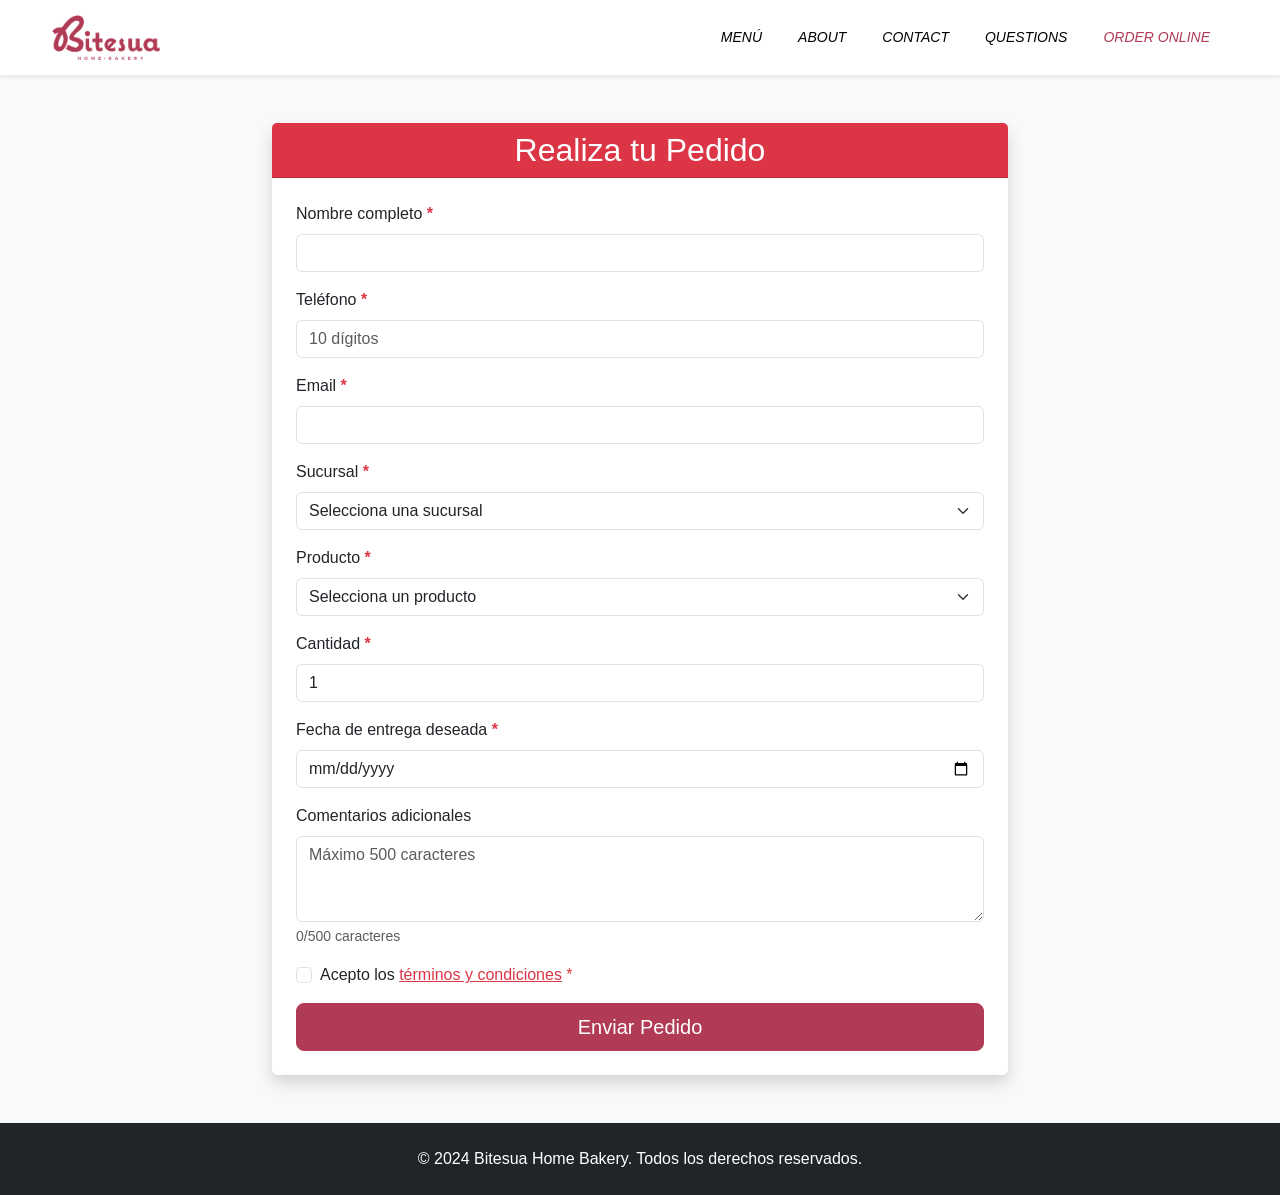
<file: ordenar.html>
<!DOCTYPE html>
<html lang="es">
<head>
    <meta charset="UTF-8">
    <meta name="viewport" content="width=device-width, initial-scale=1.0">
    <meta name="description" content="Realiza tu pedido en línea en Bitesua Home Bakery. Pastelería artesanal en Guadalupe y Monterrey, Nuevo León.">
    <meta name="keywords" content="pedidos online, pastelería, bakery, postres, brownies, chocolate, Guadalupe, Monterrey">
    <title>Realizar Pedido - Bitesua Home Bakery</title>
    <!-- Bootstrap 5 CSS -->
    <link href="https://cdn.jsdelivr.net/npm/bootstrap@5.3.3/dist/css/bootstrap.min.css" rel="stylesheet" integrity="sha384-QWTKZyjpPEjISv5WaRU9OFeRpok6YctnYmDr5pNlyT2bRjXh0JMhjY6hW+ALEwIH" crossorigin="anonymous">
    <link rel="stylesheet" href="styles.css">
</head>

<body>

    <!-- Skip to main content link para accesibilidad -->
    <a href="#main-content" class="visually-hidden-focusable btn btn-primary position-absolute top-0 start-0 m-2" style="z-index: 9999;">Saltar al contenido principal</a>

    <!-- Navbar de Bootstrap -->
    <nav class="navbar navbar-expand-lg navbar-light bg-white sticky-top shadow-sm">
        <div class="container-fluid">
            <a class="navbar-brand" href="index.html">
                <img class="imagen_logo" src="images/logo.png" alt="Bitesua Logo">
            </a>
            <button class="navbar-toggler" type="button" data-bs-toggle="collapse" data-bs-target="#navbarNav" aria-controls="navbarNav" aria-expanded="false" aria-label="Toggle navigation">
                <span class="navbar-toggler-icon"></span>
            </button>
            <div class="collapse navbar-collapse" id="navbarNav">
                <ul class="navbar-nav ms-auto">
                    <li class="nav-item">
                        <a class="nav-link" href="index.html#menu">MENÚ</a>
                    </li>
                    <li class="nav-item">
                        <a class="nav-link" href="index.html#nosotros">ABOUT</a>
                    </li>
                    <li class="nav-item">
                        <a class="nav-link" href="index.html#contacto">CONTACT</a>
                    </li>
                    <li class="nav-item">
                        <a class="nav-link" href="questions.html">QUESTIONS</a>
                    </li>
                    <li class="nav-item">
                        <a class="nav-link active" href="ordenar.html">ORDER ONLINE</a>
                    </li>
                </ul>
            </div>
        </div>
    </nav>

    <!-- Formulario de Pedidos con Bootstrap -->
    <main id="main-content">
    <section class="py-5 bg-light">
        <div class="container">
            <div class="row justify-content-center">
                <div class="col-lg-8">
                    <div class="card shadow">
                        <div class="card-header bg-danger text-white text-center">
                            <h2 class="mb-0">Realiza tu Pedido</h2>
                        </div>
                        <div class="card-body p-4">
                            <form id="formPedido" class="needs-validation" novalidate>
                                <div class="mb-3">
                                    <label for="nombre" class="form-label">Nombre completo <span class="text-danger">*</span></label>
                                    <input type="text" class="form-control" id="nombre" required minlength="3" pattern="[A-Za-zÁÉÍÓÚáéíóúÑñ\s]+">
                                    <div class="invalid-feedback">
                                        Por favor ingresa tu nombre completo (mínimo 3 caracteres, solo letras).
                                    </div>
                                </div>
                                
                                <div class="mb-3">
                                    <label for="telefono" class="form-label">Teléfono <span class="text-danger">*</span></label>
                                    <input type="tel" class="form-control" id="telefono" required pattern="[0-9]{10}" placeholder="10 dígitos">
                                    <div class="invalid-feedback">
                                        Por favor ingresa un teléfono válido (10 dígitos).
                                    </div>
                                </div>
                                
                                <div class="mb-3">
                                    <label for="email" class="form-label">Email <span class="text-danger">*</span></label>
                                    <input type="email" class="form-control" id="email" required>
                                    <div class="invalid-feedback">
                                        Por favor ingresa un email válido.
                                    </div>
                                </div>
                                
                                <div class="mb-3">
                                    <label for="sucursal" class="form-label">Sucursal <span class="text-danger">*</span></label>
                                    <select class="form-select" id="sucursal" required>
                                        <option value="">Selecciona una sucursal</option>
                                        <option value="guadalupe">Guadalupe, Nuevo León</option>
                                        <option value="monterrey">Monterrey, Nuevo León</option>
                                    </select>
                                    <div class="invalid-feedback">
                                        Por favor selecciona una sucursal.
                                    </div>
                                </div>
                                
                                <div class="mb-3">
                                    <label for="producto" class="form-label">Producto <span class="text-danger">*</span></label>
                                    <select class="form-select" id="producto" required>
                                        <option value="">Selecciona un producto</option>
                                        <option value="oreo">Oreo</option>
                                        <option value="brownies">Brownies</option>
                                        <option value="brownies-chocolate">Brownies Chocolate</option>
                                        <option value="chocolate-nieve">Chocolate Nieve</option>
                                    </select>
                                    <div class="invalid-feedback">
                                        Por favor selecciona un producto.
                                    </div>
                                </div>
                                
                                <div class="mb-3">
                                    <label for="cantidad" class="form-label">Cantidad <span class="text-danger">*</span></label>
                                    <input type="number" class="form-control" id="cantidad" min="1" max="50" value="1" required>
                                    <div class="invalid-feedback">
                                        La cantidad debe ser entre 1 y 50.
                                    </div>
                                </div>
                                
                                <div class="mb-3">
                                    <label for="fecha" class="form-label">Fecha de entrega deseada <span class="text-danger">*</span></label>
                                    <input type="date" class="form-control" id="fecha" required>
                                    <div class="invalid-feedback">
                                        Por favor selecciona una fecha válida.
                                    </div>
                                </div>
                                
                                <div class="mb-3">
                                    <label for="comentarios" class="form-label">Comentarios adicionales</label>
                                    <textarea class="form-control" id="comentarios" rows="3" maxlength="500" placeholder="Máximo 500 caracteres"></textarea>
                                    <small class="text-muted">
                                        <span id="contadorComentarios">0</span>/500 caracteres
                                    </small>
                                </div>
                                
                                <div class="mb-3 form-check">
                                    <input type="checkbox" class="form-check-input" id="terminos" required>
                                    <label class="form-check-label" for="terminos">
                                        Acepto los <a href="#" class="text-danger">términos y condiciones</a> <span class="text-danger">*</span>
                                    </label>
                                    <div class="invalid-feedback">
                                        Debes aceptar los términos y condiciones.
                                    </div>
                                </div>
                                
                                <div class="d-grid gap-2">
                                    <button type="submit" class="btn btn-danger btn-lg">
                                        <span id="btnTexto">Enviar Pedido</span>
                                        <span id="btnSpinner" class="spinner-border spinner-border-sm d-none" role="status" aria-hidden="true"></span>
                                    </button>
                                </div>
                                
                                <!-- Mensaje de éxito -->
                                <div id="mensajeExito" class="alert alert-success mt-3 d-none" role="alert">
                                    <h5 class="alert-heading">¡Pedido recibido!</h5>
                                    <p class="mb-0">Tu pedido ha sido enviado correctamente. Te contactaremos pronto para confirmar los detalles.</p>
                                </div>
                            </form>
                        </div>
                    </div>
                </div>
            </div>
        </div>
    </section>
    </main>

    <!-- Footer -->
    <footer class="bg-dark text-white py-4">
        <div class="container">
            <div class="row">
                <div class="col-12 text-center">
                    <p class="mb-0">&copy; 2024 Bitesua Home Bakery. Todos los derechos reservados.</p>
                </div>
            </div>
        </div>
    </footer>

    <script src="script.js"></script>

    <!-- Bootstrap 5 JS Bundle (incluye Popper) -->
    <script src="https://cdn.jsdelivr.net/npm/bootstrap@5.3.3/dist/js/bootstrap.bundle.min.js" integrity="sha384-YvpcrYf0tY3lHB60NNkmXc5s9fDVZLESaAA55NDzOxhy9GkcIdslK1eN7N6jIeHz" crossorigin="anonymous"></script>

</body>
</html>
</file>
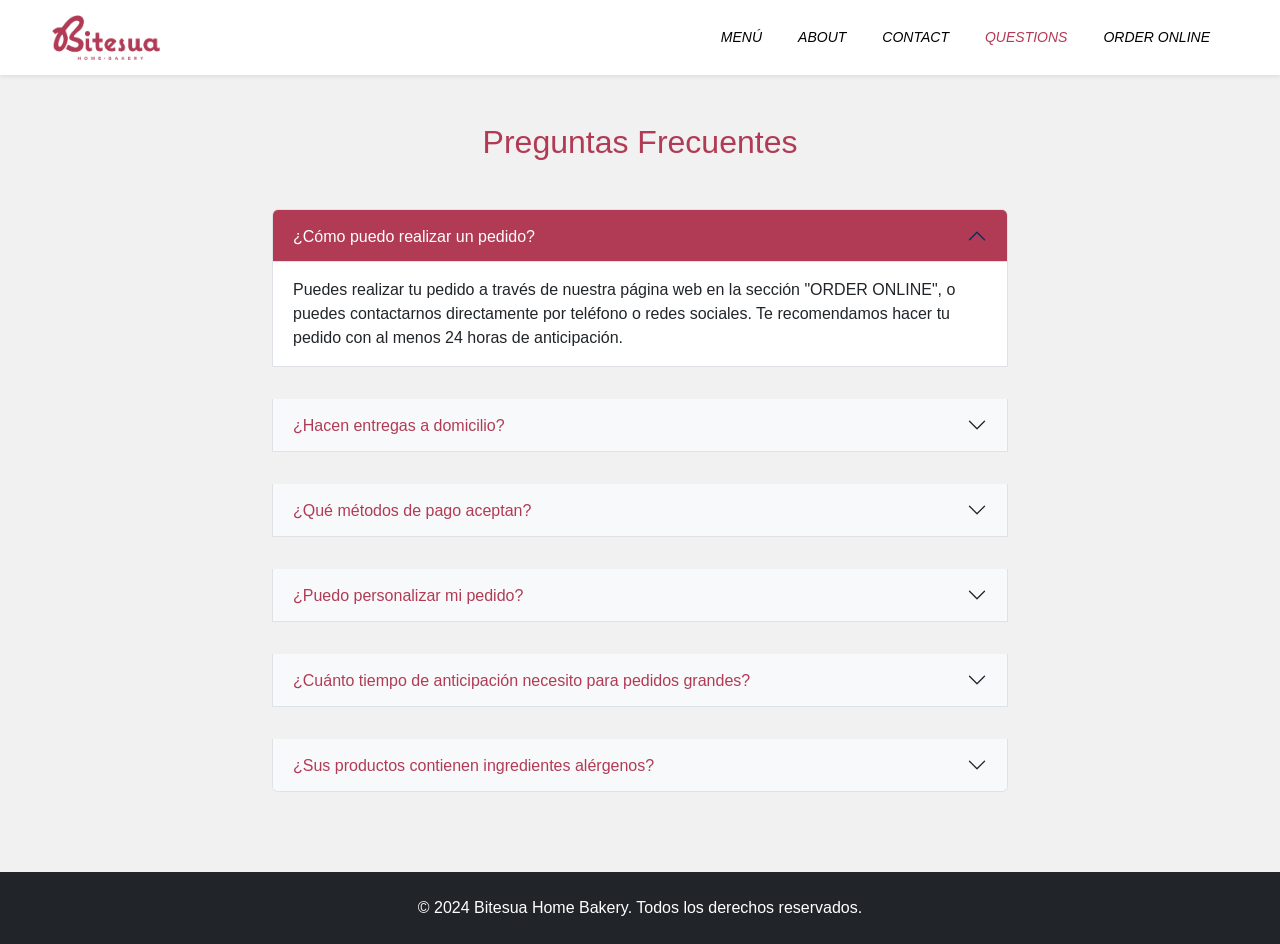
<file: questions.html>
<!DOCTYPE html>
<html lang="es">
<head>
    <meta charset="UTF-8">
    <meta name="viewport" content="width=device-width, initial-scale=1.0">
    <meta name="description" content="Preguntas frecuentes sobre Bitesua Home Bakery. Información sobre pedidos, entregas, métodos de pago y más.">
    <meta name="keywords" content="preguntas frecuentes, FAQ, pastelería, bakery, información, pedidos">
    <title>Preguntas Frecuentes - Bitesua Home Bakery</title>
    <!-- Bootstrap 5 CSS -->
    <link href="https://cdn.jsdelivr.net/npm/bootstrap@5.3.3/dist/css/bootstrap.min.css" rel="stylesheet" integrity="sha384-QWTKZyjpPEjISv5WaRU9OFeRpok6YctnYmDr5pNlyT2bRjXh0JMhjY6hW+ALEwIH" crossorigin="anonymous">
    <link rel="stylesheet" href="styles.css">
</head>

<body>

    <!-- Skip to main content link para accesibilidad -->
    <a href="#main-content" class="visually-hidden-focusable btn btn-primary position-absolute top-0 start-0 m-2" style="z-index: 9999;">Saltar al contenido principal</a>

    <!-- Navbar de Bootstrap -->
    <nav class="navbar navbar-expand-lg navbar-light bg-white sticky-top shadow-sm">
        <div class="container-fluid">
            <a class="navbar-brand" href="index.html">
                <img class="imagen_logo" src="images/logo.png" alt="Bitesua Logo">
            </a>
            <button class="navbar-toggler" type="button" data-bs-toggle="collapse" data-bs-target="#navbarNav" aria-controls="navbarNav" aria-expanded="false" aria-label="Toggle navigation">
                <span class="navbar-toggler-icon"></span>
            </button>
            <div class="collapse navbar-collapse" id="navbarNav">
                <ul class="navbar-nav ms-auto">
                    <li class="nav-item">
                        <a class="nav-link" href="index.html#menu">MENÚ</a>
                    </li>
                    <li class="nav-item">
                        <a class="nav-link" href="index.html#nosotros">ABOUT</a>
                    </li>
                    <li class="nav-item">
                        <a class="nav-link" href="index.html#contacto">CONTACT</a>
                    </li>
                    <li class="nav-item">
                        <a class="nav-link active" href="questions.html">QUESTIONS</a>
                    </li>
                    <li class="nav-item">
                        <a class="nav-link" href="ordenar.html">ORDER ONLINE</a>
                    </li>
                </ul>
            </div>
        </div>
    </nav>

    <!-- Preguntas Frecuentes con Accordion de Bootstrap -->
    <main id="main-content">
    <section class="py-5">
        <div class="container">
            <div class="row justify-content-center">
                <div class="col-lg-8">
                    <h2 class="text-center mb-5 color_about">Preguntas Frecuentes</h2>
                    
                    <div class="accordion" id="accordionFAQ">
                        <article class="accordion-item">
                            <h2 class="accordion-header">
                                <button class="accordion-button" type="button" data-bs-toggle="collapse" data-bs-target="#faq1" aria-expanded="true" aria-controls="faq1">
                                    ¿Cómo puedo realizar un pedido?
                                </button>
                            </h2>
                            <div id="faq1" class="accordion-collapse collapse show" data-bs-parent="#accordionFAQ">
                                <div class="accordion-body">
                                    Puedes realizar tu pedido a través de nuestra página web en la sección "ORDER ONLINE", o puedes contactarnos directamente por teléfono o redes sociales. Te recomendamos hacer tu pedido con al menos 24 horas de anticipación.
                                </div>
                            </div>
                        </article>
                        
                        <article class="accordion-item">
                            <h2 class="accordion-header">
                                <button class="accordion-button collapsed" type="button" data-bs-toggle="collapse" data-bs-target="#faq2" aria-expanded="false" aria-controls="faq2">
                                    ¿Hacen entregas a domicilio?
                                </button>
                            </h2>
                            <div id="faq2" class="accordion-collapse collapse" data-bs-parent="#accordionFAQ">
                                <div class="accordion-body">
                                    Sí, realizamos entregas a domicilio en Guadalupe y Monterrey, Nuevo León. El costo de envío varía según la zona. Para más información, contáctanos directamente.
                                </div>
                            </div>
                        </article>
                        
                        <article class="accordion-item">
                            <h2 class="accordion-header">
                                <button class="accordion-button collapsed" type="button" data-bs-toggle="collapse" data-bs-target="#faq3" aria-expanded="false" aria-controls="faq3">
                                    ¿Qué métodos de pago aceptan?
                                </button>
                            </h2>
                            <div id="faq3" class="accordion-collapse collapse" data-bs-parent="#accordionFAQ">
                                <div class="accordion-body">
                                    Aceptamos efectivo, tarjetas de débito y crédito, y transferencias bancarias. También aceptamos pagos mediante aplicaciones móviles como PayPal y Mercado Pago.
                                </div>
                            </div>
                        </article>
                        
                        <article class="accordion-item">
                            <h2 class="accordion-header">
                                <button class="accordion-button collapsed" type="button" data-bs-toggle="collapse" data-bs-target="#faq4" aria-expanded="false" aria-controls="faq4">
                                    ¿Puedo personalizar mi pedido?
                                </button>
                            </h2>
                            <div id="faq4" class="accordion-collapse collapse" data-bs-parent="#accordionFAQ">
                                <div class="accordion-body">
                                    ¡Por supuesto! Nos encanta crear productos personalizados para ocasiones especiales. Puedes especificar tus preferencias en el formulario de pedido o contactarnos directamente para discutir los detalles de tu pedido personalizado.
                                </div>
                            </div>
                        </article>
                        
                        <article class="accordion-item">
                            <h2 class="accordion-header">
                                <button class="accordion-button collapsed" type="button" data-bs-toggle="collapse" data-bs-target="#faq5" aria-expanded="false" aria-controls="faq5">
                                    ¿Cuánto tiempo de anticipación necesito para pedidos grandes?
                                </button>
                            </h2>
                            <div id="faq5" class="accordion-collapse collapse" data-bs-parent="#accordionFAQ">
                                <div class="accordion-body">
                                    Para pedidos grandes o eventos especiales, te recomendamos hacer tu pedido con al menos 3-5 días de anticipación. Esto nos permite asegurar la disponibilidad de ingredientes y dedicar el tiempo necesario a la preparación artesanal de tus productos.
                                </div>
                            </div>
                        </article>
                        
                        <article class="accordion-item">
                            <h2 class="accordion-header">
                                <button class="accordion-button collapsed" type="button" data-bs-toggle="collapse" data-bs-target="#faq6" aria-expanded="false" aria-controls="faq6">
                                    ¿Sus productos contienen ingredientes alérgenos?
                                </button>
                            </h2>
                            <div id="faq6" class="accordion-collapse collapse" data-bs-parent="#accordionFAQ">
                                <div class="accordion-body">
                                    Muchos de nuestros productos contienen gluten, huevos, lácteos y frutos secos. Si tienes alguna alergia o restricción alimentaria, por favor indícalo al hacer tu pedido y haremos nuestro mejor esfuerzo para adaptar la receta o sugerirte alternativas adecuadas.
                                </div>
                            </div>
                        </article>
                    </div>
                </div>
            </div>
        </div>
    </section>
    </main>

    <!-- Footer -->
    <footer class="bg-dark text-white py-4">
        <div class="container">
            <div class="row">
                <div class="col-12 text-center">
                    <p class="mb-0">&copy; 2024 Bitesua Home Bakery. Todos los derechos reservados.</p>
                </div>
            </div>
        </div>
    </footer>

    <script src="script.js"></script>

    <!-- Bootstrap 5 JS Bundle (incluye Popper) -->
    <script src="https://cdn.jsdelivr.net/npm/bootstrap@5.3.3/dist/js/bootstrap.bundle.min.js" integrity="sha384-YvpcrYf0tY3lHB60NNkmXc5s9fDVZLESaAA55NDzOxhy9GkcIdslK1eN7N6jIeHz" crossorigin="anonymous"></script>

</body>
</html>
</file>
<file: styles.css>
/* ---------------------- */
/*       ESTILOS BASE     */
/* ---------------------- */

body {
    margin: 0;
    font-family: Arial, sans-serif;
    background: #f1f1f1;
    overflow-x: hidden; /* Previene scroll horizontal */
}

/* Asegurar que todas las imágenes sean responsive */
img {
    max-width: 100%;
    height: auto;
}

.section {
    padding: 60px 20px;
    text-align: center;
    border-bottom: 1px solid #ddd;
}

@media (max-width: 768px) {
    .section {
        padding: 40px 15px;
    }
}

@media (max-width: 576px) {
    .section {
        padding: 30px 10px;
    }
}

/* ---------------------- */
/*         NAVBAR         */
/* ---------------------- */

.navbar {
    padding: 15px 40px;
}

.navbar-brand {
    padding: 0;
}

.imagen_logo {
    height: 45px;
    width: auto;
}

.navbar-nav .nav-link {
    color: #000;
    font-size: 14px;
    font-style: italic;
    transition: 0.3s;
    margin: 0 10px;
}

.navbar-nav .nav-link:hover,
.navbar-nav .nav-link.active {
    color: #b13b55;
}

.navbar-toggler {
    border: none;
}

.navbar-toggler:focus {
    box-shadow: none;
}

/* ---------------------- */
/*        CARRUSEL        */
/* ---------------------- */

.producto {
    background: #ffffff;
    padding: 0;
}

/* Estilos para el carousel de Bootstrap */
.carousel-item img {
    object-fit: cover;
}

.carousel-img-responsive {
    height: 100vh;
    object-fit: cover;
}

@media (max-width: 992px) {
    .carousel-img-responsive {
        height: 70vh;
        min-height: 450px;
    }
}

@media (max-width: 768px) {
    .carousel-img-responsive {
        height: 60vh;
        min-height: 400px;
    }
}

@media (max-width: 576px) {
    .carousel-img-responsive {
        height: 50vh;
        min-height: 300px;
    }
}

.carousel-control-prev-icon,
.carousel-control-next-icon {
    background-color: rgba(177, 59, 85, 0.5);
    border-radius: 50%;
}

.carousel-indicators button {
    background-color: #b13b55;
}

/* ---------------------- */
/*    OTRAS SECCIONES     */
/* ---------------------- */

.producto2,
.sucursal-img,
.mapa {
    background: #d9e2d3;
}

.nosotros {
    background: #ffffff;
    padding-top: 20px;
}
.menus {
    background: #ffd7e0;
    padding-top: 100px;
    padding-bottom: 80px;
    min-height: auto;
    text-align: center;
}

@media (max-width: 992px) {
    .menus {
        padding-top: 60px;
        padding-bottom: 60px;
    }
}

@media (max-width: 768px) {
    .menus {
        padding-top: 40px;
        padding-bottom: 40px;
    }
}

.contacto {
    background: #ffd7e0;
}

.color_about {
  color: #b13b55;
}

.color_descarga {
  color: #b13b55;
}

.img_bakery {
  width: 100%;
  max-width: 400px;
  height: auto;
  border-radius: 10%;
}

@media (max-width: 576px) {
    .img_bakery {
        max-width: 100%;
        border-radius: 5%;
    }
}

.text_about {
    max-width: 700px;       /* Limita el ancho del texto para que no se vea demasiado largo */
    margin: 40px auto;      /* Centra el texto horizontalmente y da espacio vertical */
    text-align: center;     /* Centra el texto */
    line-height: 1.8;       /* Aumenta el espacio entre líneas */
    font-size: 18px;        /* Tamaño de texto elegante */
    color: #b13b55;         /* Color suave parecido al de la página que mostraste */
    font-weight: 300;       /* Letra delgada y moderna */
}

@media (max-width: 768px) {
    .text_about {
        font-size: 16px;
        line-height: 1.6;
        margin: 30px auto;
        padding: 0 15px;
    }
}

@media (max-width: 576px) {
    .text_about {
        font-size: 14px;
        line-height: 1.5;
        margin: 20px auto;
        padding: 0 10px;
    }
}

/* BOTONES */

.menu_buttons {
    display: flex;
    gap: 30px;
    justify-content: center;
    margin-top: 40px;
    padding-bottom: 20px;
    flex-wrap: wrap;
}

@media (max-width: 768px) {
    .menu_buttons {
        gap: 15px;
        margin-top: 30px;
    }
}

@media (max-width: 576px) {
    .menu_buttons {
        flex-direction: column;
        gap: 10px;
        margin-top: 20px;
    }
}

.menu-btn {
    border: 2px solid #b13b55;
    color: #b13b55;
    font-weight: 500;
    text-transform: uppercase;
    letter-spacing: 1px;
    transition: all 0.3s ease;
}

.menu-btn:hover {
    background-color: #b13b55;
    color: #fff;
    border-color: #b13b55;
}

/* Botones de Bootstrap personalizados */
.btn-outline-danger {
    border-color: #b13b55;
    color: #b13b55;
}

.btn-outline-danger:hover {
    background-color: #b13b55;
    border-color: #b13b55;
}

.btn-danger {
    background-color: #b13b55;
    border-color: #b13b55;
}

.btn-danger:hover {
    background-color: #8d2e44;
    border-color: #8d2e44;
}


/* BOTONES */

/* PALABRA CLICK*/

.download-link {
    color: #a22f4a;     /* color normal */
    font-weight: bold;
    cursor: pointer;
    text-decoration: underline;
    transition: 0.3s;
}

.download-link:hover {
    color: #11254e;     /* color al pasar mouse */
}

/* PALABRA CLICK */

/* ---------------------- */
/*      COMPONENTES       */
/* ---------------------- */

/* Cards personalizadas */
.card {
    border: none;
    transition: transform 0.3s ease, box-shadow 0.3s ease;
}

.card:hover {
    transform: translateY(-5px);
    box-shadow: 0 8px 16px rgba(0,0,0,0.15) !important;
}

.card-img-top {
    transition: transform 0.3s ease;
    height: 250px;
    object-fit: cover;
    width: 100%;
}

.card:hover .card-img-top {
    transform: scale(1.05);
}

/* Accordion personalizado */
.accordion-button {
    background-color: #f8f9fa;
    color: #b13b55;
    font-weight: 500;
}

.accordion-button:not(.collapsed) {
    background-color: #b13b55;
    color: white;
}

.accordion-button:focus {
    box-shadow: 0 0 0 0.25rem rgba(177, 59, 85, 0.25);
}

/* Formularios */
.form-control:focus,
.form-select:focus {
    border-color: #b13b55;
    box-shadow: 0 0 0 0.25rem rgba(177, 59, 85, 0.25);
}

/* Validación de formularios */
.was-validated .form-control:valid,
.was-validated .form-select:valid {
    border-color: #198754;
}

.was-validated .form-control:invalid,
.was-validated .form-select:invalid {
    border-color: #dc3545;
}

.was-validated .form-check-input:valid {
    border-color: #198754;
}

.was-validated .form-check-input:invalid {
    border-color: #dc3545;
}

/* Estilos para campos requeridos */
.form-label .text-danger {
    font-weight: bold;
}

/* Contador de caracteres */
small.text-muted {
    display: block;
    margin-top: 0.25rem;
    font-size: 0.875rem;
}

/* Alertas personalizadas */
.alert {
    border-radius: 0.5rem;
}

.alert-success {
    background-color: #d1e7dd;
    border-color: #badbcc;
    color: #0f5132;
}

/* Spinner en botones */
.spinner-border-sm {
    width: 1rem;
    height: 1rem;
    border-width: 0.15em;
}

/* Smooth scroll */
html {
    scroll-behavior: smooth;
}

/* Etiquetas semánticas */
figure {
    margin: 0;
}

figcaption {
    font-size: 0.875rem;
    color: #6c757d;
    margin-top: 0.5rem;
}

article {
    margin-bottom: 2rem;
}

/* ---------------------- */
/*      RESPONSIVE        */
/* ---------------------- */

/* Carousel responsive */
@media (max-width: 768px) {
    .carousel-item img {
        height: 60vh !important;
        min-height: 400px;
    }
}

@media (max-width: 576px) {
    .carousel-item img {
        height: 50vh !important;
        min-height: 300px;
    }
    
    .carousel-control-prev-icon,
    .carousel-control-next-icon {
        width: 20px;
        height: 20px;
    }
    
    .carousel-indicators {
        margin-bottom: 10px;
    }
    
    .carousel-indicators button {
        width: 8px;
        height: 8px;
    }
}

/* Navbar responsive */
@media (max-width: 992px) {
    .navbar {
        padding: 12px 20px;
    }
    
    .navbar-nav .nav-link {
        margin: 5px 0;
        padding: 8px 0;
    }
}

@media (max-width: 768px) {
    .navbar {
        padding: 10px 15px;
    }
    
    .imagen_logo {
        height: 35px;
    }
    
    .navbar-nav .nav-link {
        font-size: 13px;
        text-align: center;
    }
}

@media (max-width: 576px) {
    .navbar {
        padding: 8px 10px;
    }
    
    .imagen_logo {
        height: 30px;
    }
}

/* Títulos responsive */
@media (max-width: 768px) {
    h2 {
        font-size: 1.75rem;
    }
    
    h5 {
        font-size: 1.1rem;
    }
}

@media (max-width: 576px) {
    h2 {
        font-size: 1.5rem;
    }
    
    h5 {
        font-size: 1rem;
    }
    
    .lead {
        font-size: 1rem;
    }
}

/* Cards responsive */
@media (max-width: 992px) {
    .card-img-top {
        height: 200px !important;
    }
}

@media (max-width: 768px) {
    .card-img-top {
        height: 180px !important;
    }
}

@media (max-width: 576px) {
    .card-img-top {
        height: 150px !important;
    }
    
    .card-body {
        padding: 1rem;
    }
    
    .card-title {
        font-size: 1rem;
    }
    
    .card-text {
        font-size: 0.875rem;
    }
}

/* Formularios responsive */
@media (max-width: 768px) {
    .form-label {
        font-size: 0.95rem;
    }
    
    .form-control,
    .form-select {
        font-size: 16px; /* Previene zoom en iOS */
    }
}

@media (max-width: 576px) {
    .card-body.p-4 {
        padding: 1.5rem !important;
    }
    
    .btn-lg {
        padding: 0.75rem 1.5rem;
        font-size: 1rem;
    }
}

/* Accordion responsive */
@media (max-width: 576px) {
    .accordion-button {
        font-size: 0.9rem;
        padding: 0.75rem 1rem;
    }
    
    .accordion-body {
        font-size: 0.875rem;
        padding: 1rem;
    }
}

/* Figcaption responsive */
@media (max-width: 768px) {
    figcaption {
        font-size: 0.75rem;
    }
}

@media (max-width: 576px) {
    figcaption {
        font-size: 0.7rem;
    }
}

/* Skip link responsive */
@media (max-width: 576px) {
    .visually-hidden-focusable {
        font-size: 0.875rem;
        padding: 0.5rem;
    }
}

/* Mapa responsive */
@media (max-width: 768px) {
    .ratio-16x9 {
        --bs-aspect-ratio: 75%;
    }
}

@media (max-width: 576px) {
    .ratio-16x9 {
        --bs-aspect-ratio: 66.66%;
    }
}

/* Footer responsive */
@media (max-width: 768px) {
    footer .row > div {
        margin-bottom: 1.5rem;
    }
}

/* Botones responsive */
@media (max-width: 576px) {
    .btn {
        width: 100%;
        margin-bottom: 0.5rem;
    }
    
    .d-grid .btn {
        margin-bottom: 0;
    }
}

/* Espaciado general responsive */
@media (max-width: 768px) {
    .py-5 {
        padding-top: 3rem !important;
        padding-bottom: 3rem !important;
    }
    
    .mb-5 {
        margin-bottom: 2rem !important;
    }
    
    .mb-4 {
        margin-bottom: 1.5rem !important;
    }
}

@media (max-width: 576px) {
    .py-5 {
        padding-top: 2rem !important;
        padding-bottom: 2rem !important;
    }
    
    .mb-5 {
        margin-bottom: 1.5rem !important;
    }
    
    .mb-4 {
        margin-bottom: 1rem !important;
    }
    
    .mb-3 {
        margin-bottom: 0.75rem !important;
    }
}
</file>
